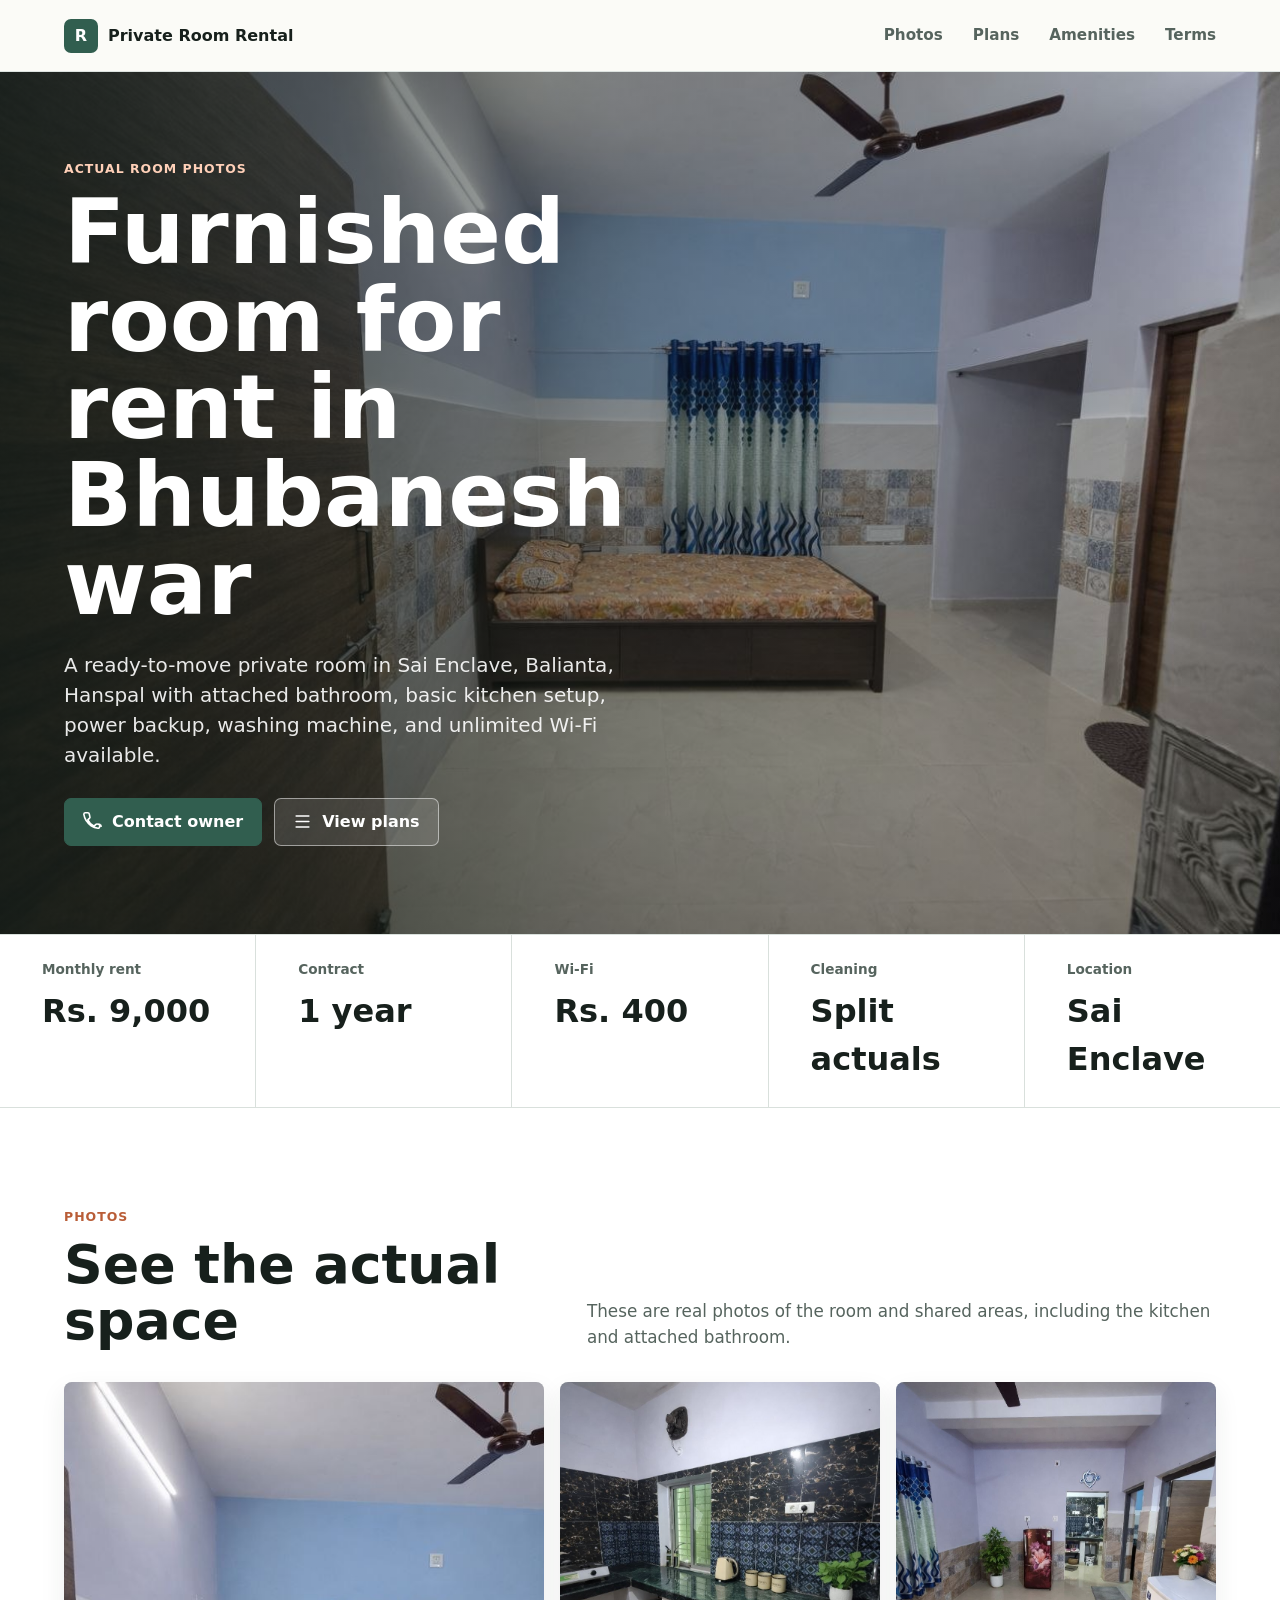
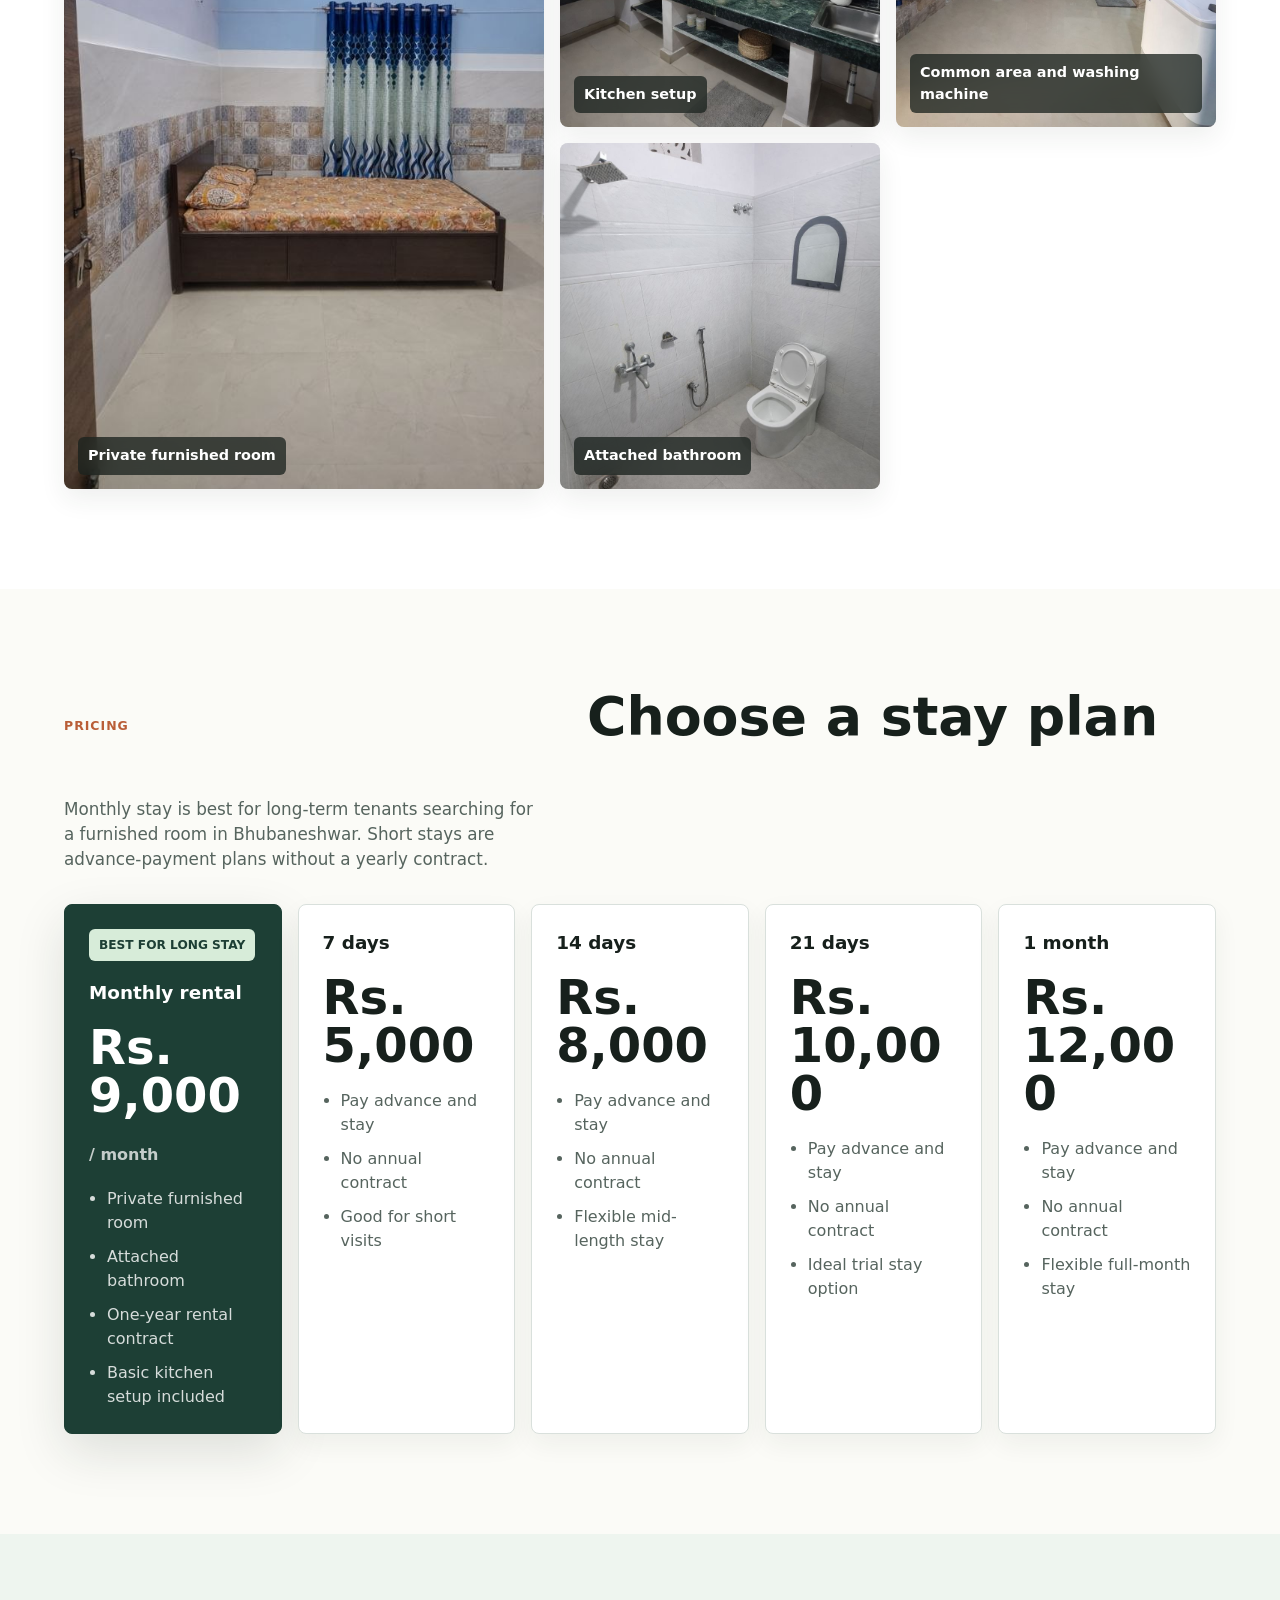
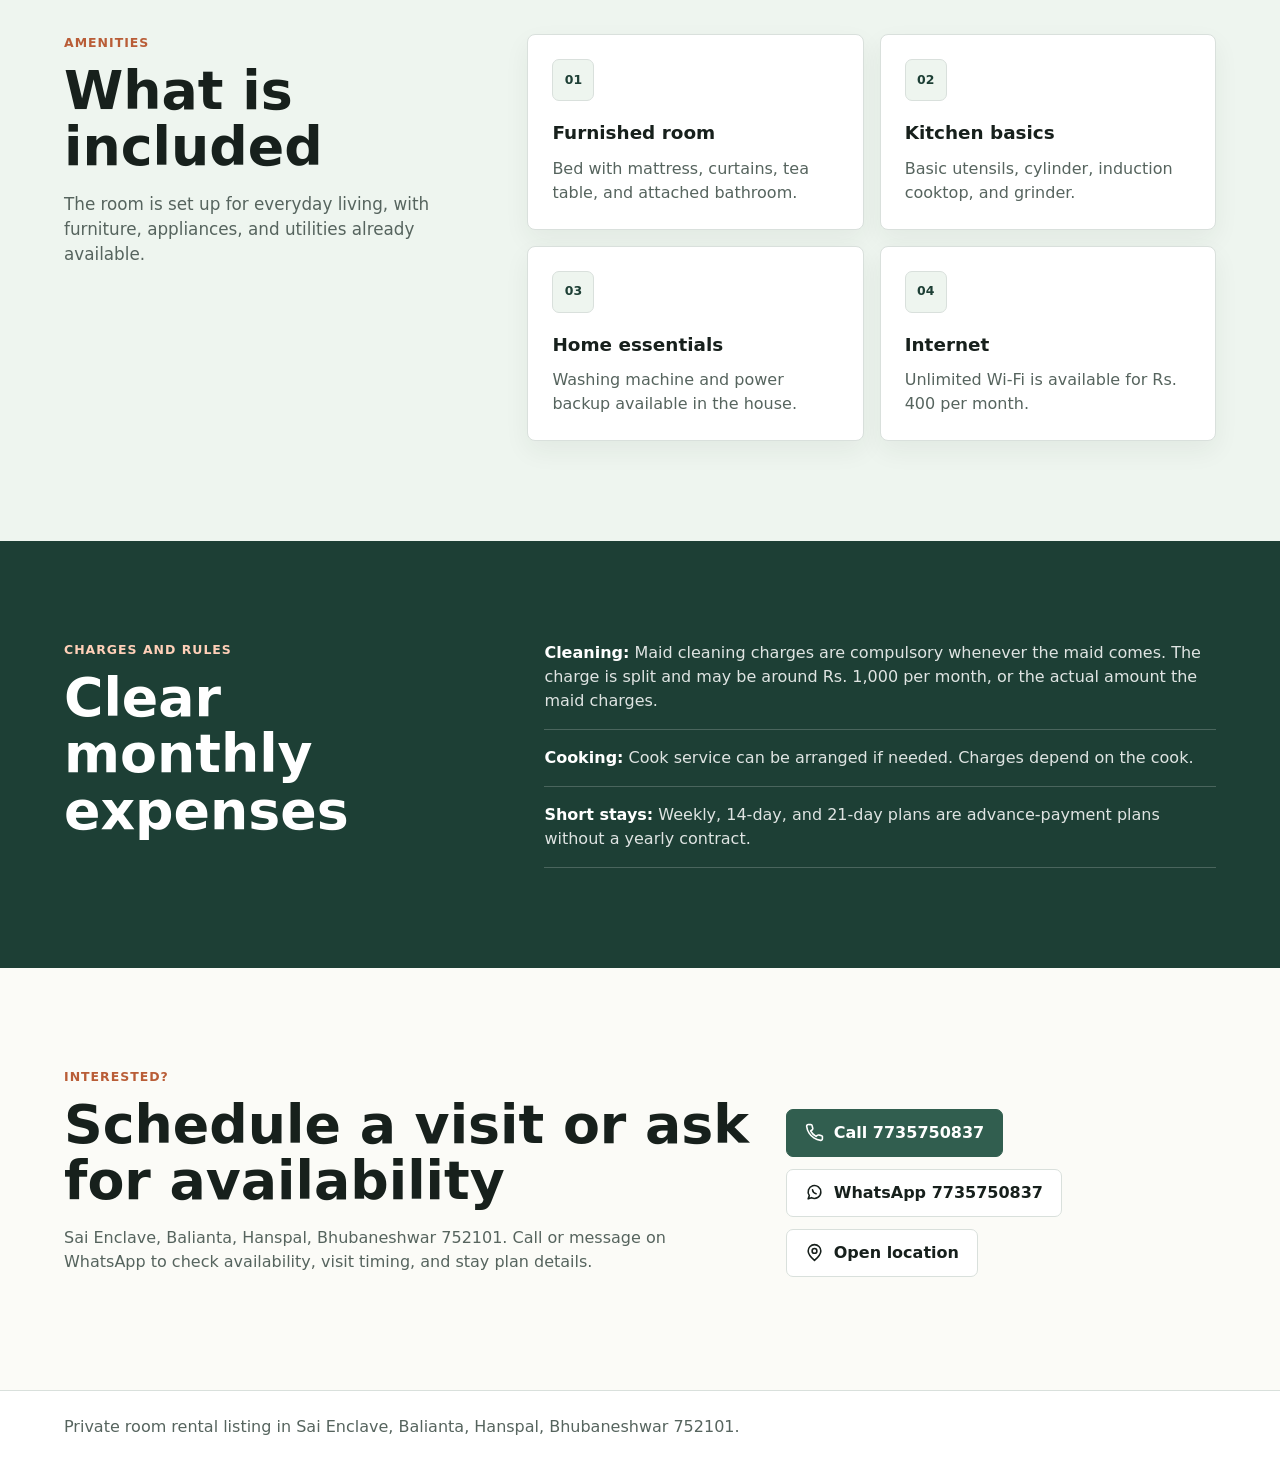
<file: index.html>
<!doctype html>
<html lang="en">
  <head>
    <meta charset="UTF-8" />
    <meta name="viewport" content="width=device-width, initial-scale=1.0" />
    <title>Furnished Room for Rent in Bhubaneshwar | Sai Enclave Hanspal</title>
    <meta
      name="description"
      content="Furnished private room for rent in Sai Enclave, Balianta, Hanspal, Bhubaneshwar 752101. Attached bathroom, kitchen setup, washing machine, power backup, Wi-Fi, and short-stay plans available."
    />
    <meta name="robots" content="index, follow" />
    <link rel="canonical" href="https://room-rental-site.vercel.app/" />
    <meta property="og:title" content="Furnished Room for Rent in Bhubaneshwar" />
    <meta
      property="og:description"
      content="Private furnished room in a 2BHK flat at Sai Enclave, Hanspal, Bhubaneshwar. Monthly and short-stay plans available."
    />
    <meta property="og:type" content="website" />
    <meta property="og:url" content="https://room-rental-site.vercel.app/" />
    <meta property="og:image" content="https://room-rental-site.vercel.app/assets/bedroom.jpg" />
    <link rel="stylesheet" href="styles.css" />
    <script type="application/ld+json">
      {
        "@context": "https://schema.org",
        "@type": "LodgingBusiness",
        "name": "Furnished Room for Rent in Sai Enclave",
        "description": "Private furnished room for rent in a 2BHK flat with attached bathroom, kitchen setup, washing machine, power backup, Wi-Fi, and short-stay plans.",
        "url": "https://room-rental-site.vercel.app/",
        "telephone": "+917735750837",
        "image": [
          "https://room-rental-site.vercel.app/assets/bedroom.jpg",
          "https://room-rental-site.vercel.app/assets/kitchen.jpg",
          "https://room-rental-site.vercel.app/assets/common-area.jpg",
          "https://room-rental-site.vercel.app/assets/bathroom.jpg"
        ],
        "address": {
          "@type": "PostalAddress",
          "streetAddress": "Sai Enclave, Balianta, Hanspal",
          "addressLocality": "Bhubaneshwar",
          "postalCode": "752101",
          "addressCountry": "IN"
        },
        "priceRange": "Rs. 5,000 - Rs. 12,000"
      }
    </script>
  </head>
  <body>
    <header class="topbar">
      <a class="brand" href="#top" aria-label="Private room rental home">
        <span class="brand-mark">R</span>
        <span>Private Room Rental</span>
      </a>
      <nav class="nav" aria-label="Main navigation">
        <a href="#photos">Photos</a>
        <a href="#plans">Plans</a>
        <a href="#amenities">Amenities</a>
        <a href="#terms">Terms</a>
      </nav>
    </header>

    <main id="top">
      <section class="hero" aria-label="Room rental overview">
        <img class="hero-image" src="assets/bedroom.jpg" alt="Actual private bedroom with bed, curtains, fan, and attached bathroom entrance" />
        <div class="hero-overlay">
          <p class="eyebrow">Actual room photos</p>
          <h1>Furnished room for rent in Bhubaneshwar</h1>
          <p class="hero-copy">
            A ready-to-move private room in Sai Enclave, Balianta, Hanspal with attached bathroom,
            basic kitchen setup, power backup, washing machine, and unlimited Wi-Fi available.
          </p>
          <div class="hero-actions">
            <a class="button primary" href="#contact" aria-label="Go to contact section">
              <svg aria-hidden="true" viewBox="0 0 24 24">
                <path d="M21 15.5v3a2 2 0 0 1-2.2 2 19.8 19.8 0 0 1-8.6-3.1A19.5 19.5 0 0 1 4.1 11 19.8 19.8 0 0 1 1 2.8 2 2 0 0 1 3 1h3a2 2 0 0 1 2 1.7c.1 1 .4 2 .7 2.9a2 2 0 0 1-.4 2.1L6.1 9.9a16 16 0 0 0 8 8l2.2-2.2a2 2 0 0 1 2.1-.4c.9.3 1.9.6 2.9.7a2 2 0 0 1 1.7 2Z" />
              </svg>
              Contact owner
            </a>
          <a class="button secondary" href="#plans" aria-label="View rental plans">
              <svg aria-hidden="true" viewBox="0 0 24 24">
                <path d="M4 5h16M4 12h16M4 19h16" />
              </svg>
              View plans
            </a>
          </div>
        </div>
      </section>

      <section class="quick-facts" aria-label="Quick facts">
        <div>
          <span>Monthly rent</span>
          <strong>Rs. 9,000</strong>
        </div>
        <div>
          <span>Contract</span>
          <strong>1 year</strong>
        </div>
        <div>
          <span>Wi-Fi</span>
          <strong>Rs. 400</strong>
        </div>
        <div>
          <span>Cleaning</span>
          <strong>Split actuals</strong>
        </div>
        <div>
          <span>Location</span>
          <strong>Sai Enclave</strong>
        </div>
      </section>

      <section class="section photos" id="photos">
        <div class="section-head">
          <div>
            <p class="eyebrow">Photos</p>
            <h2>See the actual space</h2>
          </div>
          <p>These are real photos of the room and shared areas, including the kitchen and attached bathroom.</p>
        </div>

        <div class="photo-grid">
          <figure class="photo-card large">
            <img src="assets/bedroom.jpg" alt="Private room with bed, curtains, fan, and attached bathroom access" />
            <figcaption>Private furnished room</figcaption>
          </figure>
          <figure class="photo-card">
            <img src="assets/kitchen.jpg" alt="Kitchen counter with induction stove, sink, kettle, and storage shelves" />
            <figcaption>Kitchen setup</figcaption>
          </figure>
          <figure class="photo-card">
            <img src="assets/common-area.jpg" alt="Common area with washing machine, curtains, fan, and fridge" />
            <figcaption>Common area and washing machine</figcaption>
          </figure>
          <figure class="photo-card">
            <img src="assets/bathroom.jpg" alt="Attached bathroom with toilet, shower, mirror, and tiled walls" />
            <figcaption>Attached bathroom</figcaption>
          </figure>
        </div>
      </section>

      <section class="section" id="plans">
        <div class="section-head">
          <p class="eyebrow">Pricing</p>
          <h2>Choose a stay plan</h2>
          <p>Monthly stay is best for long-term tenants searching for a furnished room in Bhubaneshwar. Short stays are advance-payment plans without a yearly contract.</p>
        </div>

        <div class="plan-grid">
          <article class="plan featured">
            <div class="plan-label">Best for long stay</div>
            <h3>Monthly rental</h3>
            <p class="price">Rs. 9,000 <span>/ month</span></p>
            <ul>
              <li>Private furnished room</li>
              <li>Attached bathroom</li>
              <li>One-year rental contract</li>
              <li>Basic kitchen setup included</li>
            </ul>
          </article>

          <article class="plan">
            <h3>7 days</h3>
            <p class="price">Rs. 5,000</p>
            <ul>
              <li>Pay advance and stay</li>
              <li>No annual contract</li>
              <li>Good for short visits</li>
            </ul>
          </article>

          <article class="plan">
            <h3>14 days</h3>
            <p class="price">Rs. 8,000</p>
            <ul>
              <li>Pay advance and stay</li>
              <li>No annual contract</li>
              <li>Flexible mid-length stay</li>
            </ul>
          </article>

          <article class="plan">
            <h3>21 days</h3>
            <p class="price">Rs. 10,000</p>
            <ul>
              <li>Pay advance and stay</li>
              <li>No annual contract</li>
              <li>Ideal trial stay option</li>
            </ul>
          </article>

          <article class="plan">
            <h3>1 month</h3>
            <p class="price">Rs. 12,000</p>
            <ul>
              <li>Pay advance and stay</li>
              <li>No annual contract</li>
              <li>Flexible full-month stay</li>
            </ul>
          </article>
        </div>
      </section>

      <section class="section split" id="amenities">
        <div class="section-head compact">
          <p class="eyebrow">Amenities</p>
          <h2>What is included</h2>
          <p>The room is set up for everyday living, with furniture, appliances, and utilities already available.</p>
        </div>

        <div class="amenity-grid">
          <article>
            <span class="icon">01</span>
            <h3>Furnished room</h3>
            <p>Bed with mattress, curtains, tea table, and attached bathroom.</p>
          </article>
          <article>
            <span class="icon">02</span>
            <h3>Kitchen basics</h3>
            <p>Basic utensils, cylinder, induction cooktop, and grinder.</p>
          </article>
          <article>
            <span class="icon">03</span>
            <h3>Home essentials</h3>
            <p>Washing machine and power backup available in the house.</p>
          </article>
          <article>
            <span class="icon">04</span>
            <h3>Internet</h3>
            <p>Unlimited Wi-Fi is available for Rs. 400 per month.</p>
          </article>
        </div>
      </section>

      <section class="section details-band" id="terms">
        <div class="terms">
          <div>
            <p class="eyebrow">Charges and rules</p>
            <h2>Clear monthly expenses</h2>
          </div>
          <div class="terms-list">
            <p><strong>Cleaning:</strong> Maid cleaning charges are compulsory whenever the maid comes. The charge is split and may be around Rs. 1,000 per month, or the actual amount the maid charges.</p>
            <p><strong>Cooking:</strong> Cook service can be arranged if needed. Charges depend on the cook.</p>
            <p><strong>Short stays:</strong> Weekly, 14-day, and 21-day plans are advance-payment plans without a yearly contract.</p>
          </div>
        </div>
      </section>

      <section class="section contact" id="contact">
        <div>
          <p class="eyebrow">Interested?</p>
          <h2>Schedule a visit or ask for availability</h2>
          <p>Sai Enclave, Balianta, Hanspal, Bhubaneshwar 752101. Call or message on WhatsApp to check availability, visit timing, and stay plan details.</p>
        </div>
        <div class="contact-actions">
          <a class="button primary" href="tel:+917735750837">
            <svg aria-hidden="true" viewBox="0 0 24 24">
              <path d="M22 16.9v3a2 2 0 0 1-2.2 2 19.8 19.8 0 0 1-8.6-3.1 19.5 19.5 0 0 1-6-6A19.8 19.8 0 0 1 2.1 4.2 2 2 0 0 1 4.1 2h3a2 2 0 0 1 2 1.7c.1.9.3 1.8.7 2.7a2 2 0 0 1-.5 2.1L7.1 10a16 16 0 0 0 6.9 6.9l1.5-1.2a2 2 0 0 1 2.1-.5c.9.3 1.8.6 2.7.7a2 2 0 0 1 1.7 2Z" />
            </svg>
            Call 7735750837
          </a>
          <a class="button secondary" href="https://wa.me/917735750837">
            <svg aria-hidden="true" viewBox="0 0 24 24">
              <path d="M20 11.5a8 8 0 0 1-11.8 7L4 20l1.5-4.1A8 8 0 1 1 20 11.5Z" />
              <path d="M9.5 8.5c.2 2.6 2 4.3 4.5 5" />
            </svg>
            WhatsApp 7735750837
          </a>
          <a class="button secondary" href="https://www.google.com/maps/search/?api=1&query=Sai%20Enclave%2C%20Balianta%2C%20Hanspal%2C%20Bhubaneshwar%20752101">
            <svg aria-hidden="true" viewBox="0 0 24 24">
              <path d="M20 10c0 5-8 12-8 12S4 15 4 10a8 8 0 1 1 16 0Z" />
              <path d="M12 13a3 3 0 1 0 0-6 3 3 0 0 0 0 6Z" />
            </svg>
            Open location
          </a>
        </div>
      </section>
    </main>

    <footer>
      <p>Private room rental listing in Sai Enclave, Balianta, Hanspal, Bhubaneshwar 752101.</p>
    </footer>
  </body>
</html>
</file>
<file: styles.css>
:root {
  --ink: #17201c;
  --muted: #56645e;
  --line: #d9e0dc;
  --paper: #fbfbf7;
  --mist: #eef5ef;
  --sage: #315e4f;
  --sage-dark: #1d3f35;
  --clay: #b95d37;
  --white: #ffffff;
  --shadow: 0 18px 50px rgba(24, 35, 30, 0.13);
}

* {
  box-sizing: border-box;
}

html {
  scroll-behavior: smooth;
}

body {
  margin: 0;
  font-family: Inter, ui-sans-serif, system-ui, -apple-system, BlinkMacSystemFont, "Segoe UI", sans-serif;
  color: var(--ink);
  background: var(--paper);
  line-height: 1.5;
}

a {
  color: inherit;
  text-decoration: none;
}

.topbar {
  position: sticky;
  top: 0;
  z-index: 10;
  display: flex;
  align-items: center;
  justify-content: space-between;
  gap: 24px;
  min-height: 72px;
  padding: 14px clamp(18px, 5vw, 64px);
  background: rgba(251, 251, 247, 0.94);
  border-bottom: 1px solid rgba(217, 224, 220, 0.86);
  backdrop-filter: blur(18px);
}

.brand {
  display: inline-flex;
  align-items: center;
  gap: 10px;
  font-weight: 800;
}

.brand-mark {
  display: grid;
  width: 34px;
  height: 34px;
  place-items: center;
  color: var(--white);
  background: var(--sage);
  border-radius: 7px;
}

.nav {
  display: flex;
  gap: clamp(14px, 3vw, 30px);
  color: var(--muted);
  font-size: 0.95rem;
  font-weight: 700;
}

.nav a:hover {
  color: var(--sage-dark);
}

.hero {
  position: relative;
  min-height: min(720px, calc(100vh - 72px));
  overflow: hidden;
  display: grid;
  align-items: end;
  background: #1a221f;
}

.hero-image {
  position: absolute;
  inset: 0;
  width: 100%;
  height: 100%;
  object-fit: cover;
}

.hero::after {
  content: "";
  position: absolute;
  inset: 0;
  background: linear-gradient(90deg, rgba(18, 28, 24, 0.78), rgba(18, 28, 24, 0.38) 48%, rgba(18, 28, 24, 0.08));
}

.hero-overlay {
  position: relative;
  z-index: 1;
  width: min(720px, 100%);
  padding: clamp(42px, 8vw, 88px) clamp(18px, 5vw, 64px);
  color: var(--white);
}

.eyebrow {
  margin: 0 0 10px;
  color: var(--clay);
  font-size: 0.78rem;
  font-weight: 900;
  letter-spacing: 0.08em;
  text-transform: uppercase;
}

.hero .eyebrow {
  color: #ffd0b8;
}

h1,
h2,
h3,
p {
  overflow-wrap: anywhere;
}

h1 {
  margin: 0;
  max-width: 12ch;
  font-size: clamp(2.55rem, 8vw, 5.6rem);
  line-height: 0.98;
  letter-spacing: 0;
}

h2 {
  margin: 0;
  font-size: clamp(2rem, 4.2vw, 3.6rem);
  line-height: 1.05;
  letter-spacing: 0;
}

h3 {
  margin: 0;
  font-size: 1.15rem;
}

.hero-copy {
  max-width: 620px;
  margin: 22px 0 0;
  color: rgba(255, 255, 255, 0.9);
  font-size: clamp(1rem, 2vw, 1.25rem);
}

.hero-actions,
.contact-actions {
  display: flex;
  flex-wrap: wrap;
  gap: 12px;
  margin-top: 28px;
}

.button {
  display: inline-flex;
  align-items: center;
  justify-content: center;
  min-height: 48px;
  gap: 10px;
  padding: 12px 18px;
  border-radius: 7px;
  font-weight: 850;
  line-height: 1;
  transition: transform 160ms ease, background 160ms ease, border-color 160ms ease;
}

.button:hover {
  transform: translateY(-1px);
}

.button svg {
  width: 19px;
  height: 19px;
  flex: 0 0 auto;
  fill: none;
  stroke: currentColor;
  stroke-width: 2;
  stroke-linecap: round;
  stroke-linejoin: round;
}

.primary {
  color: var(--white);
  background: var(--sage);
  border: 1px solid var(--sage);
}

.primary:hover {
  background: var(--sage-dark);
}

.secondary {
  color: var(--ink);
  background: var(--white);
  border: 1px solid var(--line);
}

.hero .secondary {
  color: var(--white);
  background: rgba(255, 255, 255, 0.12);
  border-color: rgba(255, 255, 255, 0.5);
}

.quick-facts {
  display: grid;
  grid-template-columns: repeat(5, minmax(0, 1fr));
  gap: 1px;
  background: var(--line);
  border-block: 1px solid var(--line);
}

.quick-facts div {
  min-height: 112px;
  padding: 24px clamp(16px, 4vw, 42px);
  background: var(--white);
}

.quick-facts span {
  display: block;
  color: var(--muted);
  font-size: 0.85rem;
  font-weight: 750;
}

.quick-facts strong {
  display: block;
  margin-top: 8px;
  font-size: clamp(1.3rem, 2.6vw, 2rem);
}

.section {
  padding: clamp(54px, 8vw, 100px) clamp(18px, 5vw, 64px);
}

.section-head {
  display: grid;
  grid-template-columns: minmax(220px, 0.75fr) minmax(320px, 1fr);
  gap: clamp(20px, 4vw, 64px);
  align-items: end;
  margin-bottom: 32px;
}

.section-head p:last-child,
.compact p:last-child {
  margin: 0;
  max-width: 680px;
  color: var(--muted);
  font-size: 1.05rem;
}

.photos {
  background: var(--white);
}

.photo-grid {
  display: grid;
  grid-template-columns: 1.2fr 0.8fr 0.8fr;
  grid-auto-rows: minmax(240px, 27vw);
  gap: 16px;
}

.photo-card {
  position: relative;
  min-height: 240px;
  margin: 0;
  overflow: hidden;
  background: #dfe5e1;
  border-radius: 8px;
  box-shadow: 0 10px 26px rgba(33, 47, 41, 0.08);
}

.photo-card.large {
  grid-row: span 2;
}

.photo-card img {
  width: 100%;
  height: 100%;
  display: block;
  object-fit: cover;
}

.photo-card figcaption {
  position: absolute;
  left: 14px;
  bottom: 14px;
  max-width: calc(100% - 28px);
  padding: 8px 10px;
  color: var(--white);
  background: rgba(23, 32, 28, 0.74);
  border-radius: 6px;
  font-size: 0.9rem;
  font-weight: 850;
  backdrop-filter: blur(10px);
}

.plan-grid {
  display: grid;
  grid-template-columns: repeat(5, minmax(0, 1fr));
  gap: 16px;
}

.plan,
.amenity-grid article {
  position: relative;
  padding: 24px;
  background: var(--white);
  border: 1px solid var(--line);
  border-radius: 8px;
  box-shadow: 0 10px 26px rgba(33, 47, 41, 0.06);
}

.plan.featured {
  color: var(--white);
  background: var(--sage-dark);
  border-color: var(--sage-dark);
  box-shadow: var(--shadow);
}

.plan-label {
  width: fit-content;
  margin-bottom: 18px;
  padding: 7px 10px;
  color: var(--sage-dark);
  background: #d7ecd9;
  border-radius: 6px;
  font-size: 0.76rem;
  font-weight: 900;
  text-transform: uppercase;
}

.price {
  margin: 16px 0 20px;
  font-size: clamp(1.9rem, 4vw, 3rem);
  font-weight: 900;
  line-height: 1;
}

.price span {
  display: inline-block;
  color: rgba(255, 255, 255, 0.74);
  font-size: 1rem;
  font-weight: 750;
}

.plan ul {
  display: grid;
  gap: 10px;
  margin: 0;
  padding-left: 18px;
  color: var(--muted);
}

.featured ul {
  color: rgba(255, 255, 255, 0.82);
}

.split {
  display: grid;
  grid-template-columns: minmax(240px, 0.58fr) minmax(320px, 1fr);
  gap: clamp(28px, 5vw, 72px);
  background: var(--mist);
}

.compact {
  display: block;
  margin: 0;
}

.compact h2 {
  margin-bottom: 16px;
}

.amenity-grid {
  display: grid;
  grid-template-columns: repeat(2, minmax(0, 1fr));
  gap: 16px;
}

.amenity-grid article p {
  margin: 10px 0 0;
  color: var(--muted);
}

.icon {
  display: inline-grid;
  place-items: center;
  width: 42px;
  height: 42px;
  margin-bottom: 18px;
  color: var(--sage-dark);
  background: var(--mist);
  border: 1px solid var(--line);
  border-radius: 7px;
  font-size: 0.78rem;
  font-weight: 900;
}

.details-band {
  background: var(--sage-dark);
  color: var(--white);
}

.details-band .eyebrow {
  color: #ffd0b8;
}

.terms {
  display: grid;
  grid-template-columns: minmax(240px, 0.62fr) minmax(320px, 1fr);
  gap: clamp(24px, 5vw, 72px);
}

.terms-list {
  display: grid;
  gap: 16px;
}

.terms-list p {
  margin: 0;
  padding-bottom: 16px;
  color: rgba(255, 255, 255, 0.86);
  border-bottom: 1px solid rgba(255, 255, 255, 0.2);
}

.terms-list strong {
  color: var(--white);
}

.contact {
  display: flex;
  align-items: center;
  justify-content: space-between;
  gap: 28px;
}

.contact p:last-child {
  max-width: 650px;
  color: var(--muted);
}

footer {
  padding: 24px clamp(18px, 5vw, 64px);
  color: var(--muted);
  background: var(--white);
  border-top: 1px solid var(--line);
}

footer p {
  margin: 0;
}

@media (max-width: 1020px) {
  .quick-facts,
  .plan-grid {
    grid-template-columns: repeat(2, minmax(0, 1fr));
  }

  .photo-grid {
    grid-template-columns: repeat(2, minmax(0, 1fr));
    grid-auto-rows: minmax(220px, 42vw);
  }

  .photo-card.large {
    grid-column: span 2;
    grid-row: span 1;
  }

  .section-head,
  .split,
  .terms {
    grid-template-columns: 1fr;
  }
}

@media (max-width: 680px) {
  .topbar {
    position: static;
    align-items: flex-start;
    flex-direction: column;
  }

  .nav {
    width: 100%;
    justify-content: space-between;
  }

  .hero {
    min-height: 620px;
  }

  .hero::after {
    background: linear-gradient(180deg, rgba(18, 28, 24, 0.34), rgba(18, 28, 24, 0.83));
  }

  .hero-overlay {
    padding-top: 180px;
  }

  h1 {
    max-width: 11ch;
    font-size: clamp(2.35rem, 15vw, 4.2rem);
  }

  .quick-facts,
  .plan-grid,
  .amenity-grid,
  .photo-grid {
    grid-template-columns: 1fr;
  }

  .photo-grid {
    grid-auto-rows: minmax(260px, 78vw);
  }

  .photo-card.large {
    grid-column: auto;
  }

  .contact {
    align-items: flex-start;
    flex-direction: column;
  }

  .contact-actions,
  .hero-actions {
    width: 100%;
  }

  .button {
    flex: 1 1 180px;
  }
}
</file>
